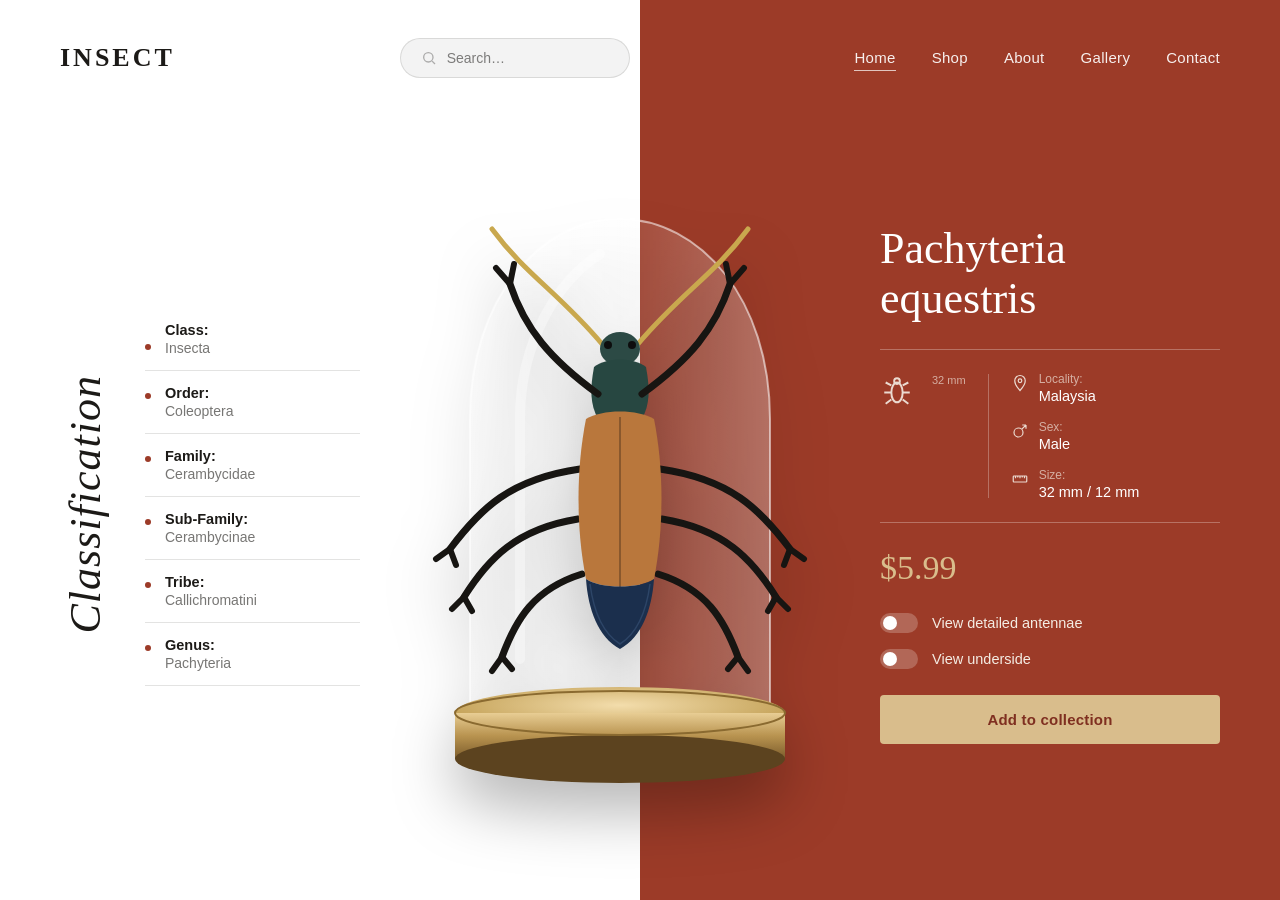
<file: Assignment2/AsignN02-design2/index.html>
<!doctype html>
<html lang="en">
  <head>
    <meta charset="UTF-8" />
    <meta name="viewport" content="width=device-width, initial-scale=1.0" />
    <title>INSECT — Pachyteria equestris</title>
    <link rel="stylesheet" href="style.css" />
  </head>
  <body>
    <div class="page">
      <header>
        <div class="brand">INSECT</div>
        <div class="search">
          <svg
            viewBox="0 0 24 24"
            fill="none"
            stroke="currentColor"
            stroke-width="2"
          >
            <circle cx="11" cy="11" r="7" />
            <line x1="21" y1="21" x2="16.65" y2="16.65" />
          </svg>
          Search…
        </div>
        <nav>
          <ul>
            <li><a href="#">Home</a></li>
            <li><a href="#">Shop</a></li>
            <li><a href="#">About</a></li>
            <li><a href="#">Gallery</a></li>
            <li><a href="#">Contact</a></li>
          </ul>
        </nav>
      </header>

      <main>
        <!-- Left Section -->
        <section class="classification">
          <span class="vertical-label">Classification</span>
          <ul class="taxa-list">
            <li><span class="key">Class:</span><span class="value">Insecta</span></li>
            <li>
              <span class="key">Order:</span><span class="value">Coleoptera</span>
            </li>
            <li>
              <span class="key">Family:</span><span class="value">Cerambycidae</span>
            </li>
            <li>
              <span class="key">Sub-Family:</span
              ><span class="value">Cerambycinae</span>
            </li>
            <li>
              <span class="key">Tribe:</span
              ><span class="value">Callichromatini</span>
            </li>
            <li>
              <span class="key">Genus:</span><span class="value">Pachyteria</span>
            </li>
          </ul>
        </section>

        <!-- CENTER: dome specimen -->
        <section class="glass-dome">
          <svg
            class="dome-svg"
            viewBox="0 0 420 620"
            xmlns="http://www.w3.org/2000/svg"
          >
            <defs>
              <linearGradient id="glass" x1="0" y1="0" x2="1" y2="0">
                <stop offset="0" stop-color="#ffffff" stop-opacity="0.35" />
                <stop offset="0.5" stop-color="#ffffff" stop-opacity="0.08" />
                <stop offset="1" stop-color="#ffffff" stop-opacity="0.28" />
              </linearGradient>
              <linearGradient id="brass" x1="0" y1="0" x2="0" y2="1">
                <stop offset="0" stop-color="#e8cd94" />
                <stop offset="0.5" stop-color="#b8934f" />
                <stop offset="1" stop-color="#7c5c2c" />
              </linearGradient>
              <radialGradient id="brassTop" cx="0.5" cy="0.35" r="0.7">
                <stop offset="0" stop-color="#f3ddac" />
                <stop offset="1" stop-color="#b6903f" />
              </radialGradient>
            </defs>

            <!-- dome glass -->
            <path
              d="M60 520 L60 230 C60 110 130 30 210 30 C290 30 360 110 360 230 L360 520 Z"
              fill="url(#glass)"
              stroke="#ffffff"
              stroke-opacity="0.55"
              stroke-width="2"
            />
            <!-- glass highlight streak -->
            <path
              d="M110 470 L110 230 C110 150 150 90 190 65"
              fill="none"
              stroke="#ffffff"
              stroke-opacity="0.35"
              stroke-width="10"
              stroke-linecap="round"
            />

            <!-- brass base -->
            <ellipse cx="210" cy="524" rx="165" ry="26" fill="url(#brassTop)" />
            <rect x="45" y="524" width="330" height="46" fill="url(#brass)" />
            <ellipse cx="210" cy="570" rx="165" ry="24" fill="#5c431f" />
            <ellipse
              cx="210"
              cy="524"
              rx="165"
              ry="22"
              fill="none"
              stroke="#8a6a30"
              stroke-width="2"
            />

            <!-- ===== beetle ===== -->
            <g transform="translate(210,300)">
              <!-- antennae -->
              <path
                d="M-18 -145 C -60 -195 -95 -215 -128 -260"
                fill="none"
                stroke="#c9a84e"
                stroke-width="5"
                stroke-linecap="round"
              />
              <path
                d="M18 -145 C 60 -195 95 -215 128 -260"
                fill="none"
                stroke="#c9a84e"
                stroke-width="5"
                stroke-linecap="round"
              />

              <!-- legs (back) -->
              <path
                d="M-40 -20 C -110 -10 -140 20 -170 60"
                fill="none"
                stroke="#171512"
                stroke-width="7"
                stroke-linecap="round"
              />
              <path
                d="M40 -20 C 110 -10 140 20 170 60"
                fill="none"
                stroke="#171512"
                stroke-width="7"
                stroke-linecap="round"
              />
              <path
                d="M-42 30 C -104 40 -132 70 -156 108"
                fill="none"
                stroke="#171512"
                stroke-width="7"
                stroke-linecap="round"
              />
              <path
                d="M42 30 C 104 40 132 70 156 108"
                fill="none"
                stroke="#171512"
                stroke-width="7"
                stroke-linecap="round"
              />
              <path
                d="M-38 85 C -86 100 -104 130 -118 168"
                fill="none"
                stroke="#171512"
                stroke-width="7"
                stroke-linecap="round"
              />
              <path
                d="M38 85 C 86 100 104 130 118 168"
                fill="none"
                stroke="#171512"
                stroke-width="7"
                stroke-linecap="round"
              />

              <!-- head -->
              <ellipse cx="0" cy="-140" rx="20" ry="17" fill="#2c4a45" />
              <!-- eyes -->
              <circle cx="-12" cy="-144" r="4" fill="#0d0d0d" />
              <circle cx="12" cy="-144" r="4" fill="#0d0d0d" />

              <!-- thorax -->
              <path
                d="M-26 -122 C -30 -100 -30 -85 -22 -70 L22 -70 C 30 -85 30 -100 26 -122 C 14 -132 -14 -132 -26 -122 Z"
                fill="#274741"
              />

              <!-- elytra top (rust/orange) -->
              <path
                d="M-34 -70 C -44 -20 -44 40 -34 90 C -20 100 20 100 34 90 C 44 40 44 -20 34 -70 C 18 -80 -18 -80 -34 -70 Z"
                fill="#b9773c"
              />
              <!-- elytra center seam -->
              <line
                x1="0"
                y1="-72"
                x2="0"
                y2="150"
                stroke="#5a3a1e"
                stroke-width="2"
                stroke-opacity="0.5"
              />

              <!-- elytra lower (deep blue) -->
              <path
                d="M-34 90 C -32 120 -22 148 0 160 C 22 148 32 120 34 90 C 20 100 -20 100 -34 90 Z"
                fill="#1b2f4d"
              />
              <path
                d="M-30 95 C -26 125 -16 145 0 155 C 16 145 26 125 30 95"
                fill="none"
                stroke="#3a5478"
                stroke-width="1.5"
                stroke-opacity="0.6"
              />

              <!-- front legs (over body, reaching up) -->
              <path
                d="M-22 -95 C -70 -130 -95 -160 -110 -205"
                fill="none"
                stroke="#171512"
                stroke-width="7"
                stroke-linecap="round"
              />
              <path
                d="M22 -95 C 70 -130 95 -160 110 -205"
                fill="none"
                stroke="#171512"
                stroke-width="7"
                stroke-linecap="round"
              />
              <path
                d="M-110 -205 l-14 -16 M-110 -205 l4 -20"
                stroke="#171512"
                stroke-width="6"
                stroke-linecap="round"
              />
              <path
                d="M110 -205 l14 -16 M110 -205 l-4 -20"
                stroke="#171512"
                stroke-width="6"
                stroke-linecap="round"
              />

              <!-- leg feet accents -->
              <path
                d="M-170 60 l-14 10 M-170 60 l6 16"
                stroke="#171512"
                stroke-width="6"
                stroke-linecap="round"
              />
              <path
                d="M170 60 l14 10 M170 60 l-6 16"
                stroke="#171512"
                stroke-width="6"
                stroke-linecap="round"
              />
              <path
                d="M-156 108 l-12 12 M-156 108 l8 14"
                stroke="#171512"
                stroke-width="6"
                stroke-linecap="round"
              />
              <path
                d="M156 108 l12 12 M156 108 l-8 14"
                stroke="#171512"
                stroke-width="6"
                stroke-linecap="round"
              />
              <path
                d="M-118 168 l-10 14 M-118 168 l10 12"
                stroke="#171512"
                stroke-width="6"
                stroke-linecap="round"
              />
              <path
                d="M118 168 l10 14 M118 168 l-10 12"
                stroke="#171512"
                stroke-width="6"
                stroke-linecap="round"
              />
            </g>
          </svg>
        </section>

        <!-- RIGHT: product info -->
        <section class="product">
          <h1>Pachyteria<br />equestris</h1>

          <div class="meta-row">
            <div class="meta-item">
              <svg
                viewBox="0 0 24 24"
                fill="none"
                stroke="currentColor"
                stroke-width="1.4"
                style="color: #f4ece3; width: 34px; height: 34px"
              >
                <ellipse cx="12" cy="13" rx="4" ry="7" />
                <circle cx="12" cy="5" r="2" />
                <path
                  d="M8 8 L4 6 M16 8 L20 6 M8 18 L4 21 M16 18 L20 21 M8 13 L3 13 M16 13 L21 13"
                />
              </svg>
            </div>
            <div
              style="display: flex; flex-direction: column; align-items: center"
            >
              <span class="meta-size">32 mm</span>
            </div>
            <div class="meta-divider"></div>
            <div class="meta-grid">
              <div class="meta-item">
                <svg
                  viewBox="0 0 24 24"
                  fill="none"
                  stroke="currentColor"
                  stroke-width="1.6"
                >
                  <path d="M12 22s7-7.6 7-13a7 7 0 1 0-14 0c0 5.4 7 13 7 13z" />
                  <circle cx="12" cy="9" r="2.4" />
                </svg>
                <div>
                  <div class="label">Locality:</div>
                  <div class="value">Malaysia</div>
                </div>
              </div>
              <div class="meta-item">
                <svg
                  viewBox="0 0 24 24"
                  fill="none"
                  stroke="currentColor"
                  stroke-width="1.6"
                >
                  <circle cx="10" cy="14" r="6" />
                  <path d="M14.5 9.5 L20 4 M20 4 h-5 M20 4 v5" />
                </svg>
                <div>
                  <div class="label">Sex:</div>
                  <div class="value">Male</div>
                </div>
              </div>
              <div class="meta-item">
                <svg
                  viewBox="0 0 24 24"
                  fill="none"
                  stroke="currentColor"
                  stroke-width="1.6"
                >
                  <rect x="3" y="8" width="18" height="8" rx="1" />
                  <path d="M6 8v3 M9 8v2 M12 8v3 M15 8v2 M18 8v3" />
                </svg>
                <div>
                  <div class="label">Size:</div>
                  <div class="value">32 mm / 12 mm</div>
                </div>
              </div>
            </div>
          </div>

          <div class="price">$5.99</div>

          <div class="toggles">
            <label class="toggle-row"
              ><span class="switch"></span
              ><span>View detailed antennae</span></label
            >
            <label class="toggle-row"
              ><span class="switch"></span><span>View underside</span></label
            >
          </div>

          <button class="cta">Add to collection</button>
        </section>
      </main>
    </div>
  </body>
</html>
</file>
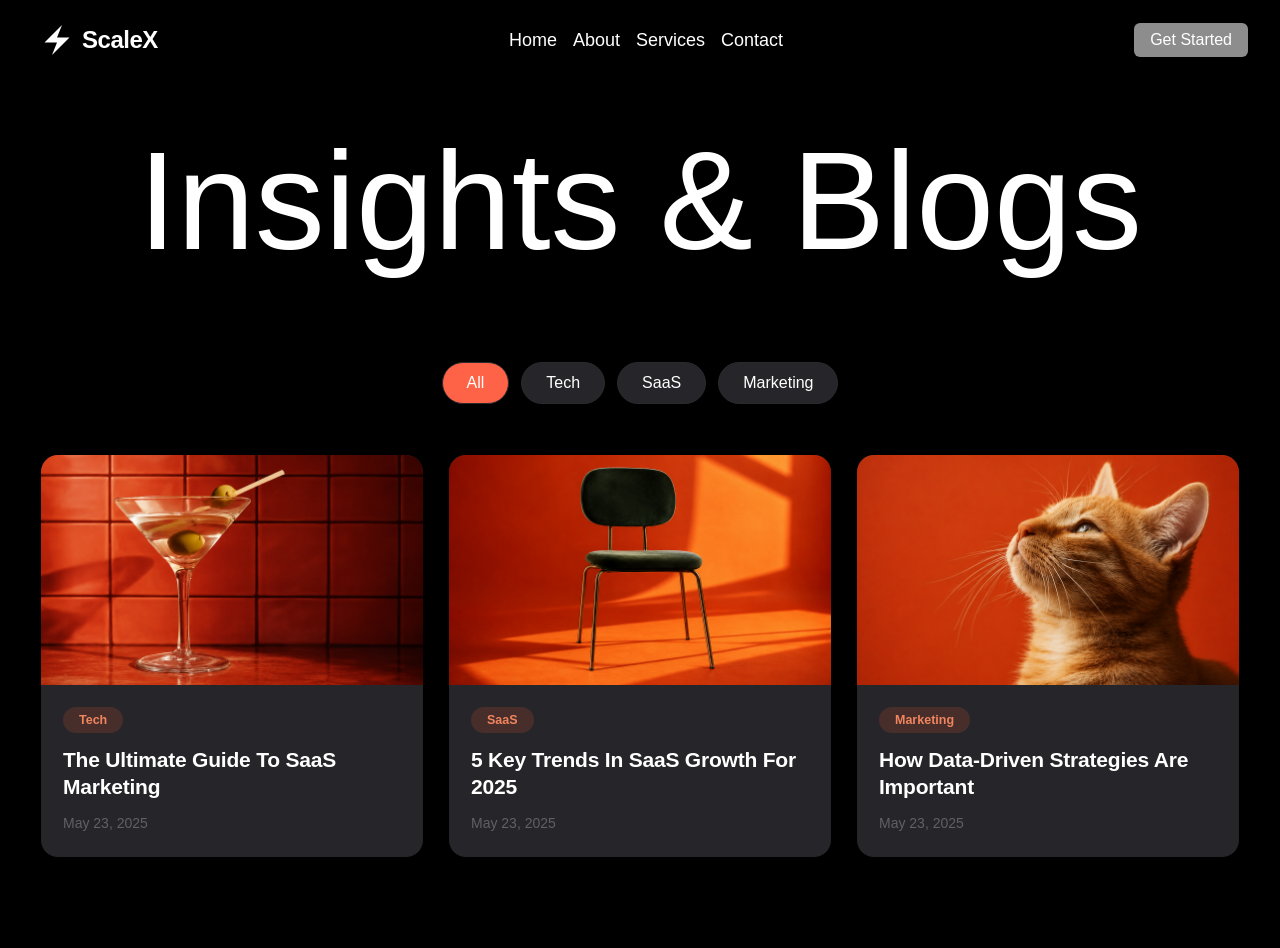
<file: Assignment2/AsignN02-design3/index.html>
<!doctype html>
<html lang="en">
  <head>
    <meta charset="UTF-8" />
    <meta name="viewport" content="width=device-width, initial-scale=1.0" />
    <title>ScaleX</title>
    <link rel="stylesheet" href="style.css" />
  </head>
  <body>
    <header>
      <nav>
        <div class="logo">
          <svg
            viewBox="0 0 32 32"
            fill="none"
            xmlns="http://www.w3.org/2000/svg"
          >
            <path d="M20 4L6 18H16L12 28L26 14H16L20 4Z" fill="white" />
          </svg>
          <span> ScaleX</span>
        </div>
        <ul>
          <li><a href="#">Home</a></li>
          <li><a href="#">About</a></li>
          <li><a href="#">Services</a></li>
          <li><a href="#">Contact</a></li>
        </ul>
        <button>Get Started</button>
      </nav>
    </header>

    <section>
      <h1>Insights &amp; Blogs</h1>
    </section>

    <div class="wrap">
      <div class="filters">
        <button class="filter-pill active">All</button>
        <button class="filter-pill">Tech</button>
        <button class="filter-pill">SaaS</button>
        <button class="filter-pill">Marketing</button>
      </div>

      <div class="grid">
        <article class="card">
          <div class="card-media">
            <img src="./assets/glass-img.png" alt="" srcset="" />
          </div>
          <div class="card-body">
            <span class="tag tech">Tech</span>
            <h3>The Ultimate Guide To SaaS Marketing</h3>
            <span class="date">May 23, 2025</span>
          </div>
        </article>

        <article class="card">
          <div class="card-media">
            <img src="./assets/chair-img.png" alt="" />
          </div>
          <div class="card-body">
            <span class="tag saas">SaaS</span>
            <h3>5 Key Trends In SaaS Growth For 2025</h3>
            <span class="date">May 23, 2025</span>
          </div>
        </article>

        <article class="card">
          <div class="card-media">
            <img src="./assets/cat-img.png" alt="" srcset="" />
          </div>
          <div class="card-body">
            <span class="tag marketing">Marketing</span>
            <h3>How Data-Driven Strategies Are Important</h3>
            <span class="date">May 23, 2025</span>
          </div>
        </article>
      </div>
    </div>
  </body>
</html>
</file>
<file: Assignment2/AsignN02-design2/style.css>
:root {
  --red: #9c3b28;
  --red-deep: #7f2f20;
  --cream: #ffffff;
  --ink: #1c1a17;
  --gold: #cba766;
  --gold-soft: #d9bd8c;
  --line: rgba(28, 26, 23, 0.12);
  --line-light: rgba(255, 255, 255, 0.28);
}

* {
  margin: 0;
  padding: 0;
  box-sizing: border-box;
}

html,
body {
  height: 100%;
}

body {
  font-family: "Inter", sans-serif;
  color: var(--ink);
  min-height: 100vh;
  position: relative;
  overflow-x: hidden;
  background: linear-gradient(
    90deg,
    var(--cream) 0%,
    var(--cream) 50%,
    var(--red) 50%,
    var(--red) 100%
  );
}

.page {
  position: relative;
  min-height: 100vh;
  display: flex;
  flex-direction: column;
  max-width: 1240px;
  margin: 0 auto;
  padding: 0 40px;
}

/* ---------- Navbar ---------- */
header {
  display: flex;
  align-items: center;
  justify-content: space-between;
  padding: 38px 0 20px;
  flex-wrap: wrap;
  gap: 20px;
}

.brand {
  font-family: "Cormorant Garamond", serif;
  font-weight: 600;
  font-size: 26px;
  letter-spacing: 3px;
  color: var(--ink);
}

.search {
  display: flex;
  align-items: center;
  gap: 10px;
  background: rgba(28, 26, 23, 0.05);
  border: 1px solid var(--line);
  border-radius: 999px;
  padding: 11px 20px;
  min-width: 230px;
  color: rgba(28, 26, 23, 0.55);
  font-size: 14px;
}

.search svg {
  width: 16px;
  height: 16px;
  flex-shrink: 0;
  opacity: 0.6;
}

nav ul {
  display: flex;
  align-items: center;
  gap: 36px;
  list-style: none;
}

nav ul li a {
  color: rgba(255, 255, 255, 0.92);
  text-decoration: none;
  font-size: 15px;
  letter-spacing: 0.3px;
  position: relative;
  padding-bottom: 4px;
}

nav ul li:first-child a {
  border-bottom: 1px solid rgba(255, 255, 255, 0.7);
}

/* main section */

main {
    position:relative;
    flex:1;
    display:flex;
    align-items:stretch;
    min-height:640px;
  }
 
  /* Left: classification rail */
  .classification{
    display:flex;
    align-items:center;
    gap:34px;
    width:300px;
    flex-shrink:0;
    padding-top:10px;
  }
 
  .vertical-label{
    font-family:'Playfair Display', serif;
    font-style:italic;
    font-size:44px;
    color: var(--ink);
    writing-mode: vertical-rl;
    transform: rotate(180deg);
    letter-spacing:1px;
    white-space:nowrap;
  }
 
  .taxa-list{
    list-style:none;
    display:flex;
    flex-direction:column;
    width:100%;
  }
  .taxa-list li{
    position:relative;
    padding:14px 0 14px 20px;
    border-bottom:1px solid var(--line);
  }
  .taxa-list li:first-child{ padding-top:0; }
  .taxa-list li::before{
    content:"";
    position:absolute;
    left:0; top:22px;
    width:6px; height:6px;
    border-radius:50%;
    background: var(--red);
  }
  .taxa-list .key{
    display:block;
    font-weight:600;
    font-size:14.5px;
    color: var(--ink);
    margin-bottom:2px;
  }
  .taxa-list .value{
    display:block;
    font-size:14px;
    color: rgba(28,26,23,0.6);
  }
 
  /* Center: dome */
  .glass-dome{
    flex:1;
    position:relative;
    display:flex;
    align-items:center;
    justify-content:center;
    min-width:280px;
  }
 
  .dome-svg{
    width:min(100%, 420px);
    height:auto;
    filter: drop-shadow(0 30px 30px rgba(0,0,0,0.28));
  }
 
  /* Right: product panel */
  .product{
    width:340px;
    flex-shrink:0;
    display:flex;
    flex-direction:column;
    justify-content:center;
    gap:26px;
    color: #f4ece3;
    padding-bottom:30px;
  }
 
  .product h1{
    font-family:'Playfair Display', serif;
    font-weight:400;
    font-size:44px;
    line-height:1.12;
    color:#fff;
  }
 
  .meta-row{
    display:flex;
    align-items:flex-start;
    gap:18px;
    padding:22px 0;
    border-top:1px solid var(--line-light);
    border-bottom:1px solid var(--line-light);
  }
 
  .meta-item{
    display:flex;
    align-items:flex-start;
    gap:10px;
  }
  .meta-item svg{ width:18px; height:18px; margin-top:2px; flex-shrink:0; opacity:0.9; }
  .meta-item .label{
    font-size:12px;
    color: rgba(244,236,227,0.65);
    margin-bottom:2px;
  }
  .meta-item .value{
    font-size:14.5px;
    font-weight:500;
    color:#fff;
  }
 
  .meta-size{ font-size:11px; text-align:center; color:rgba(244,236,227,0.65); margin-top:2px; }
 
  .meta-divider{
    width:1px;
    align-self:stretch;
    background: var(--line-light);
    margin:2px 4px;
  }
 
  .meta-grid{
    display:flex;
    flex-direction:column;
    gap:16px;
  }
 
  .price{
    font-family:'Playfair Display', serif;
    font-size:34px;
    color: var(--gold-soft);
  }
 
  .toggles{
    display:flex;
    flex-direction:column;
    gap:16px;
  }
  .toggle-row{
    display:flex;
    align-items:center;
    gap:14px;
  }
  .switch{
    width:38px; height:20px;
    border-radius:999px;
    background: rgba(244,236,227,0.25);
    position:relative;
    flex-shrink:0;
  }
  .switch::after{
    content:"";
    position:absolute;
    top:3px; left:3px;
    width:14px; height:14px;
    border-radius:50%;
    background:#fff;
  }
  .toggle-row span{ font-size:14.5px; color:#f4ece3; }
 
  .cta{
    display:inline-flex;
    align-items:center;
    justify-content:center;
    background: var(--gold-soft);
    color: var(--red-deep);
    font-weight:600;
    font-size:15px;
    letter-spacing:0.2px;
    padding:16px 20px;
    border-radius:4px;
    text-decoration:none;
    width:100%;
    border:none;
    cursor:pointer;
  }
 
  footer.credit{
    text-align:center;
    font-size:11px;
    color: rgba(28,26,23,0.35);
    padding:18px 0 26px;
  }
</file>
<file: Assignment2/AsignN02-design3/style.css>
* {
  margin: 0;
  padding: 0;
  box-sizing: border-box;
}

html,
body {
  height: 100%;
  font-family: "Inter", "Helvetica Neue", Arial, sans-serif;
  background-color: #000;
}

nav {
  width: 100%;
  display: flex;
  justify-content: space-between;
  align-items: center;
  padding: 20px 32px;
  font-size: 18px;
  font-weight: 500;
  color: #fff;
}

nav .logo {
  display: flex;
  flex-direction: row;
  align-items: center;
  /* gap: 10px; */
  font-weight: 700;
  font-size: 24px;
  letter-spacing: -0.02em;
}

.logo svg {
  width: 50px;
  height: 40px;
  flex-shrink: 0;
}

nav ul {
  display: flex;
  gap: 16px;
  list-style: none;
  font-size: 18px;
  font-weight: 500;
}

nav ul li a {
  text-decoration: none;
  color: #fff;
  transition: color 0.3s ease;
}

nav ul li a:hover {
  color: #ff6347;
}

nav button {
  background-color: rgb(141, 141, 141);
  color: #fff;
  border: none;
  padding: 8px 16px;
  border-radius: 6px;
  cursor: pointer;
  transition: background-color 0.3s ease;
  font-size: 16px;
  font-weight: 500;
}

section {
  padding: 40px 16px;
  color: #fff;
}

section h1 {
  font-size: 140px;
  font-weight: 400;
  text-align: center;
  margin-bottom: 20px;
}

/* ---------- FILTERS ---------- */
.filters {
  display: flex;
  justify-content: center;
  gap: 12px;
  padding: 20px 0 50px;
  flex-wrap: wrap;
}

.filter-pill {
  background-color:#26262a;
  color: white;
  border: 1px solid #2a2a2d;
  padding: 11px 24px;
  border-radius: 999px;
  font-size: 16px;
  font-weight: 500;
  cursor: pointer;
  transition:
    background 0.2s ease,
    color 0.2s ease;
}

.filter-pill.active {
  background: #ff6347;
  color: white;
}

.filter-pill:not(.active):hover {
  background: #ff6347;
}

/* ---------- CARDS ---------- */
.grid {
  display: grid;
  grid-template-columns: repeat(3, 1fr);
  gap: 24px;
  padding: 0px 40px 90px;
}

.card {
  background: #26262a;
  border: 1px solid black;
  border-radius: 18px;
  overflow: hidden;
  display: flex;
  flex-direction: column;
  transition:
    transform 0.25s ease,
    border-color 0.25s ease;
  color: #fff;
}

.card:hover {
  transform: translateY(-4px);
  border-color: #3a3a3e;
}

.card-media {
  height: 230px;
  position: relative;
  overflow: hidden;
}

.card-media img {
  width: 100%;
  height: 100%;
  object-fit: cover;
  display: block;
}

.card-body {
  padding: 22px 22px 26px;
  display: flex;
  flex-direction: column;
  gap: 14px;
}

.tag {
  display: inline-flex;
  align-items: center;
  width: fit-content;
  padding: 6px 16px;
  border-radius: 999px;
  font-size: 12.5px;
  font-weight: 600;
}

.tag.tech {
  background: rgba(228, 87, 46, 0.18);
  color: #f0855f;
}
.tag.saas {
  background: rgba(228, 87, 46, 0.18);
  color: #f0855f;
}
.tag.marketing {
  background: rgba(228, 87, 46, 0.18);
  color: #f0855f;
}

.card-body h3 {
  font-family: var(--font-display);
  font-size: 21px;
  font-weight: 700;
  line-height: 1.28;
  letter-spacing: -0.01em;
}

.card-body .date {
  color: #616165;
  font-size: 14px;
  font-weight: 500;
}
</file>
